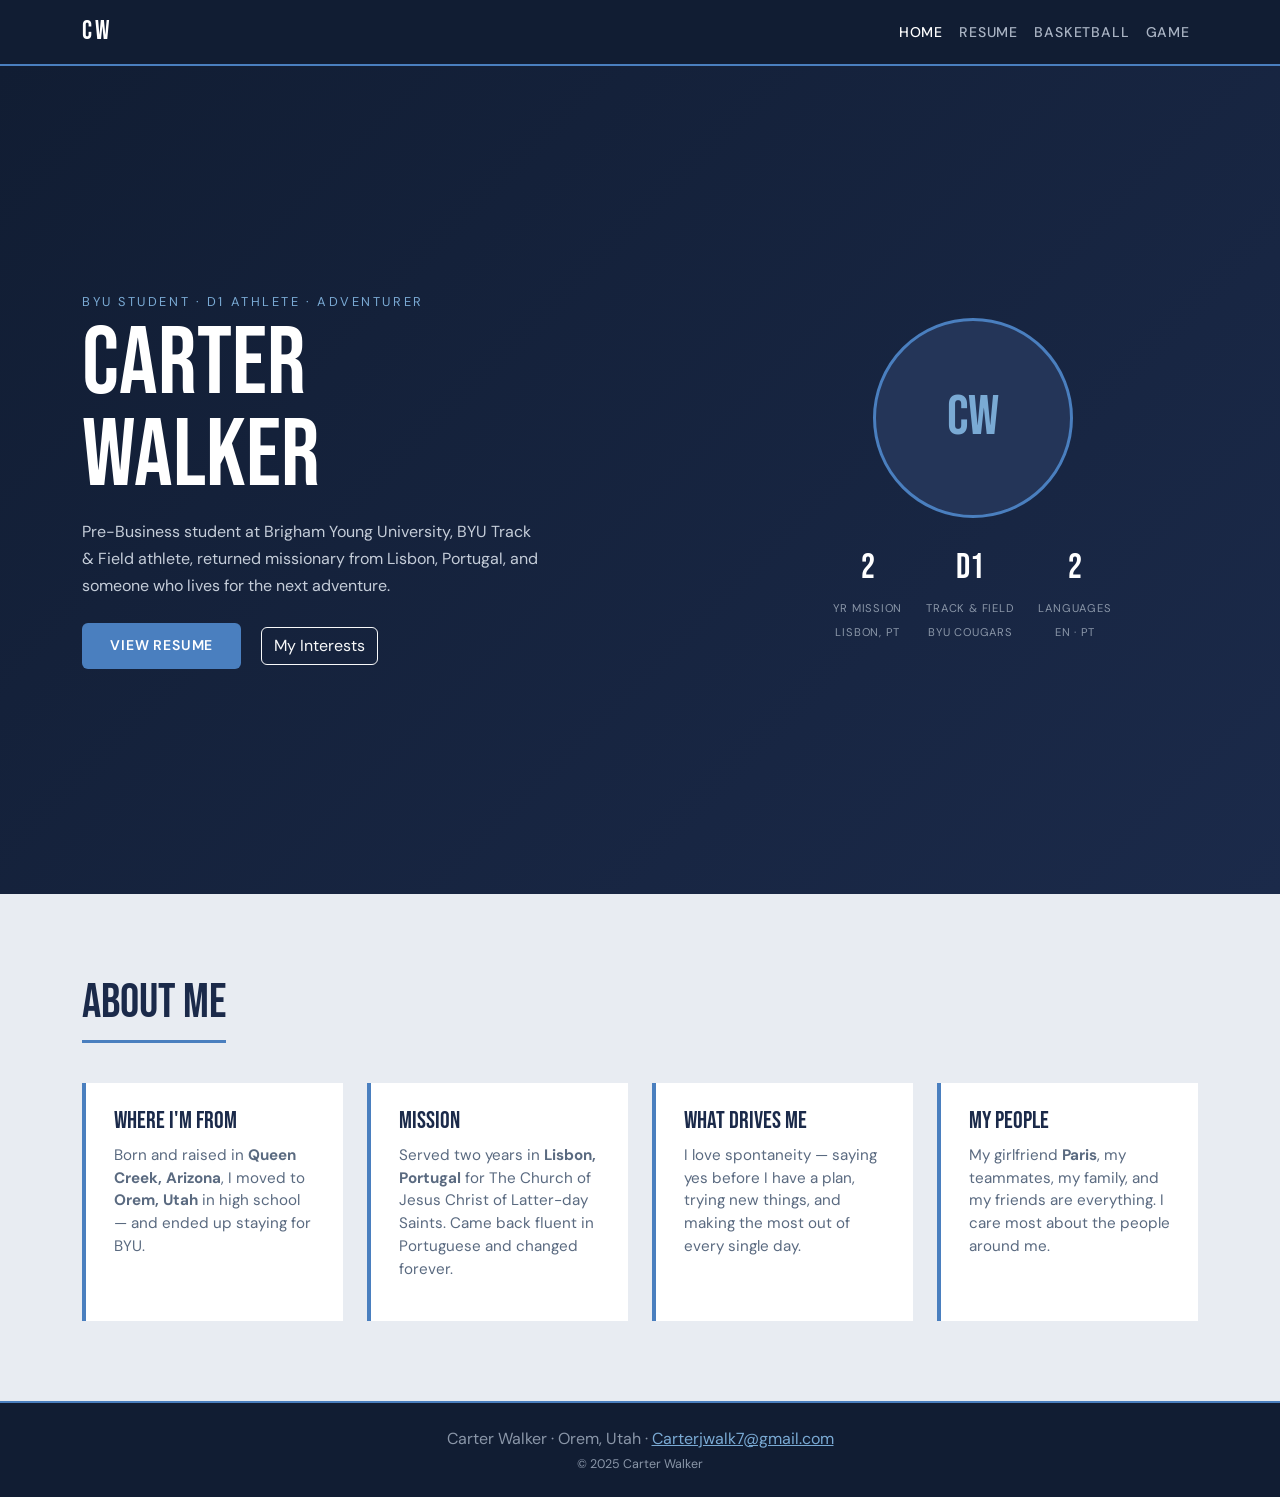
<file: index.html>
<!DOCTYPE html>
<html lang="en">
<head>
  <meta charset="UTF-8" />
  <meta name="viewport" content="width=device-width, initial-scale=1.0"/>
  <title>Carter Walker</title>
  <link href="https://cdn.jsdelivr.net/npm/bootstrap@5.3.2/dist/css/bootstrap.min.css" rel="stylesheet">
  <link href="https://fonts.googleapis.com/css2?family=Bebas+Neue&family=DM+Sans:wght@300;400;500;600&display=swap" rel="stylesheet">
  <style>
    :root {
      --navy: #1B2A4A;
      --navy-dark: #111D33;
      --accent: #4A7FBF;
      --grey-light: #E8ECF2;
    }
    body { font-family: 'DM Sans', sans-serif; }
    .navbar { background-color: var(--navy-dark) !important; border-bottom: 2px solid var(--accent); }
    .navbar-brand { font-family: 'Bebas Neue', sans-serif; font-size: 1.6rem; letter-spacing: 0.1em; color: #fff !important; }
    .nav-link { color: #aab4c4 !important; font-size: 0.88rem; letter-spacing: 0.06em; text-transform: uppercase; font-weight: 500; }
    .nav-link:hover, .nav-link.active { color: #fff !important; }

    /* HERO */
    .hero {
      background: linear-gradient(135deg, var(--navy-dark) 0%, var(--navy) 100%);
      min-height: 92vh;
      display: flex;
      align-items: center;
      color: #fff;
    }
    .hero h1 { font-family: 'Bebas Neue', sans-serif; font-size: 6rem; line-height: 0.95; }
    .hero-label { font-size: 0.8rem; letter-spacing: 0.2em; text-transform: uppercase; color: #7AAAD4; }
    .hero-bio { color: #C5CDD9; font-size: 1rem; line-height: 1.7; }
    .stat-num { font-family: 'Bebas Neue', sans-serif; font-size: 2.2rem; color: #fff; display: block; }
    .stat-label { font-size: 0.7rem; color: #8A96A8; text-transform: uppercase; letter-spacing: 0.07em; }
    .profile-circle {
      width: 200px; height: 200px; border-radius: 50%;
      background: #243558; border: 3px solid var(--accent);
      display: flex; align-items: center; justify-content: center;
      font-family: 'Bebas Neue', sans-serif; font-size: 3.5rem; color: #7AAAD4;
    }
    .btn-accent { background: var(--accent); color: #fff; border: none; padding: 12px 28px; font-weight: 600; letter-spacing: 0.06em; text-transform: uppercase; font-size: 0.88rem; }
    .btn-accent:hover { background: var(--navy); color: #fff; }

    /* ABOUT */
    .about-section { padding: 80px 0; background: var(--grey-light); }
    .about-card { background: #fff; border-left: 4px solid var(--accent); padding: 24px 28px; height: 100%; }
    .about-card h3 { font-family: 'Bebas Neue', sans-serif; font-size: 1.5rem; color: var(--navy); }
    .about-card p { color: #5A6A80; font-size: 0.95rem; }
    .section-title { font-family: 'Bebas Neue', sans-serif; font-size: 3rem; color: var(--navy); border-bottom: 3px solid var(--accent); display: inline-block; padding-bottom: 8px; margin-bottom: 40px; }

    footer { background: var(--navy-dark); color: #8A96A8; border-top: 2px solid var(--accent); }
    footer a { color: #7AAAD4; }
  </style>
</head>
<body>

  <nav class="navbar navbar-expand-lg sticky-top">
    <div class="container">
      <a class="navbar-brand" href="index.html">CW</a>
      <button class="navbar-toggler" type="button" data-bs-toggle="collapse" data-bs-target="#navMenu">
        <span class="navbar-toggler-icon"></span>
      </button>
      <div class="collapse navbar-collapse" id="navMenu">
        <ul class="navbar-nav ms-auto">
          <li class="nav-item"><a class="nav-link active" href="index.html">Home</a></li>
          <li class="nav-item"><a class="nav-link" href="resume.html">Resume</a></li>
          <li class="nav-item"><a class="nav-link" href="scratch.html">Basketball</a></li>
          <li class="nav-item"><a class="nav-link" href="game.html">Game</a></li>
        </ul>
      </div>
    </div>
  </nav>

  <!-- HERO -->
  <section class="hero">
    <div class="container">
      <div class="row align-items-center gy-5">
        <div class="col-lg-7">
          <p class="hero-label mb-2">BYU Student · D1 Athlete · Adventurer</p>
          <h1>Carter<br>Walker</h1>
          <p class="hero-bio mt-3 mb-4" style="max-width:460px;">Pre-Business student at Brigham Young University, BYU Track & Field athlete, returned missionary from Lisbon, Portugal, and someone who lives for the next adventure.</p>
          <a href="resume.html" class="btn btn-accent me-3">View Resume</a>
          <a href="scratch.html" class="btn btn-outline-light">My Interests</a>
        </div>
        <div class="col-lg-5 text-center">
          <div class="profile-circle mx-auto mb-4">CW</div>
          <div class="d-flex justify-content-center gap-4">
            <div class="text-center">
              <span class="stat-num">2</span>
              <span class="stat-label">Yr Mission<br>Lisbon, PT</span>
            </div>
            <div class="text-center">
              <span class="stat-num">D1</span>
              <span class="stat-label">Track &amp; Field<br>BYU Cougars</span>
            </div>
            <div class="text-center">
              <span class="stat-num">2</span>
              <span class="stat-label">Languages<br>EN · PT</span>
            </div>
          </div>
        </div>
      </div>
    </div>
  </section>

  <!-- ABOUT -->
  <section class="about-section">
    <div class="container">
      <h2 class="section-title">About Me</h2>
      <div class="row g-4">
        <div class="col-md-6 col-lg-3">
          <div class="about-card">
            <h3>Where I'm From</h3>
            <p>Born and raised in <strong>Queen Creek, Arizona</strong>, I moved to <strong>Orem, Utah</strong> in high school — and ended up staying for BYU.</p>
          </div>
        </div>
        <div class="col-md-6 col-lg-3">
          <div class="about-card">
            <h3>Mission</h3>
            <p>Served two years in <strong>Lisbon, Portugal</strong> for The Church of Jesus Christ of Latter-day Saints. Came back fluent in Portuguese and changed forever.</p>
          </div>
        </div>
        <div class="col-md-6 col-lg-3">
          <div class="about-card">
            <h3>What Drives Me</h3>
            <p>I love spontaneity — saying yes before I have a plan, trying new things, and making the most out of every single day.</p>
          </div>
        </div>
        <div class="col-md-6 col-lg-3">
          <div class="about-card">
            <h3>My People</h3>
            <p>My girlfriend <strong>Paris</strong>, my teammates, my family, and my friends are everything. I care most about the people around me.</p>
          </div>
        </div>
      </div>
    </div>
  </section>

  <footer class="py-4 text-center">
    <p class="mb-1">Carter Walker · Orem, Utah · <a href="mailto:Carterjwalk7@gmail.com">Carterjwalk7@gmail.com</a></p>
    <p class="mb-0" style="font-size:0.78rem;">&copy; 2025 Carter Walker</p>
  </footer>

  <script src="https://cdn.jsdelivr.net/npm/bootstrap@5.3.2/dist/js/bootstrap.bundle.min.js"></script>
</body>
</html>
</file>
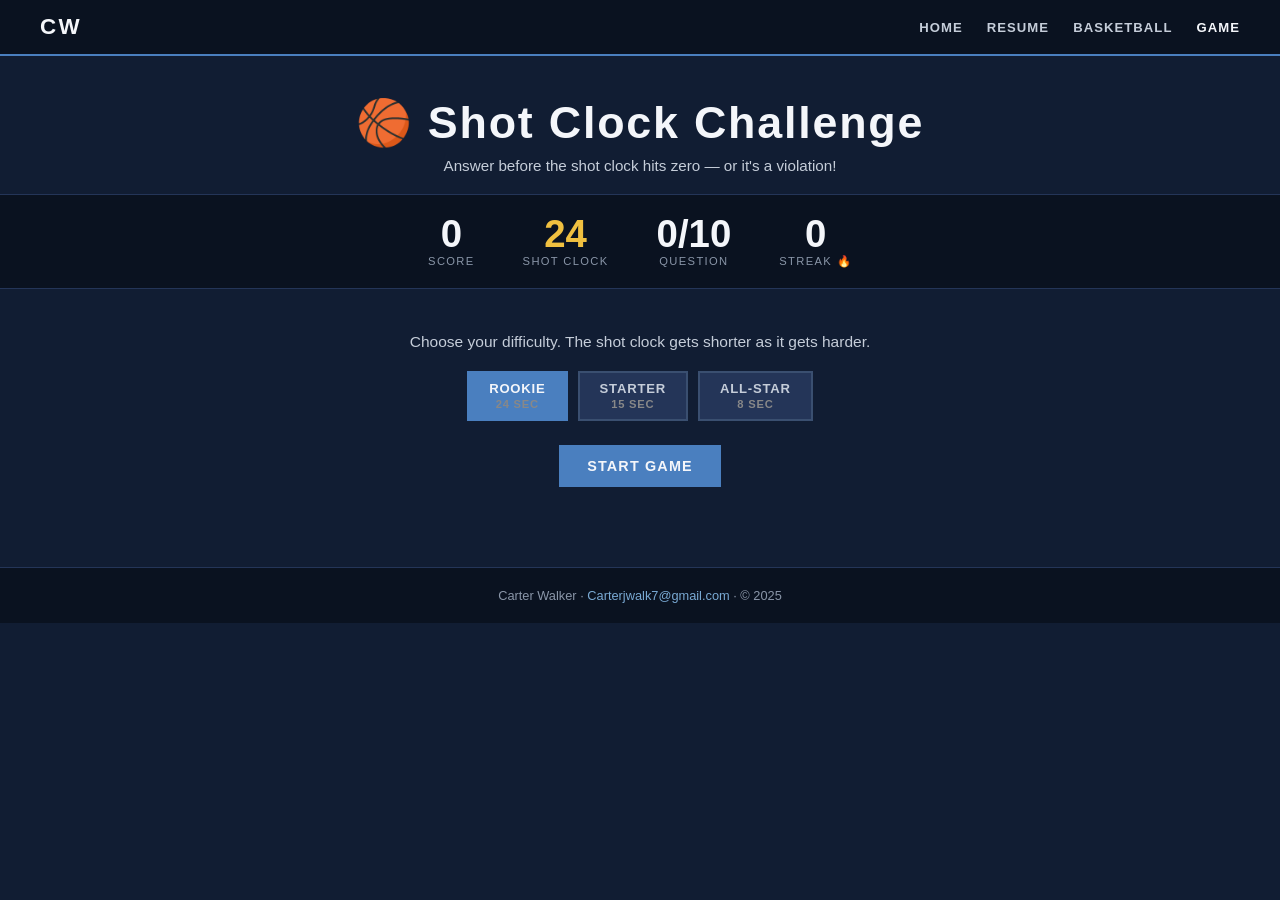
<file: game.html>
<!DOCTYPE html>
<html lang="en">
<head>
  <meta charset="UTF-8" />
  <meta name="viewport" content="width=device-width, initial-scale=1.0"/>
  <title>Shot Clock Challenge – Carter Walker</title>
  <style>
    :root {
      --navy: #1B2A4A;
      --navy-dark: #111D33;
      --accent: #4A7FBF;
      --accent-light: #7AAAD4;
      --grey-mid: #C5CDD9;
      --grey-dark: #8A96A8;
      --white: #F4F6FA;
      --green: #2e7d52;
      --red: #8b2635;
    }
    * { margin: 0; padding: 0; box-sizing: border-box; }
    body {
      font-family: 'Arial', sans-serif;
      background: var(--navy-dark);
      color: var(--white);
      min-height: 100vh;
    }

    nav {
      background: #0a1220;
      display: flex;
      align-items: center;
      justify-content: space-between;
      padding: 0 40px;
      height: 56px;
      border-bottom: 2px solid var(--accent);
    }
    .nav-brand { font-size: 1.4rem; font-weight: bold; color: var(--white); letter-spacing: 0.1em; text-decoration: none; }
    .nav-links { list-style: none; display: flex; gap: 24px; }
    .nav-links a { color: var(--grey-mid); text-decoration: none; font-size: 0.82rem; font-weight: bold; letter-spacing: 0.08em; text-transform: uppercase; }
    .nav-links a:hover, .nav-links a.active { color: var(--white); }

    .game-header {
      text-align: center;
      padding: 40px 24px 20px;
    }
    .game-header h1 { font-size: 2.8rem; font-weight: 900; letter-spacing: 0.04em; color: var(--white); }
    .game-header p { color: var(--grey-mid); font-size: 0.95rem; margin-top: 8px; }

    /* SCOREBOARD */
    .scoreboard {
      display: flex;
      justify-content: center;
      gap: 48px;
      padding: 20px;
      background: #0a1220;
      border-top: 1px solid #243558;
      border-bottom: 1px solid #243558;
      margin-bottom: 24px;
    }
    .board-item { text-align: center; }
    .board-num { font-size: 2.4rem; font-weight: 900; color: var(--white); line-height: 1; }
    .board-label { font-size: 0.7rem; letter-spacing: 0.12em; text-transform: uppercase; color: var(--grey-dark); margin-top: 2px; }
    .board-num.clock { color: #f0c040; }
    .board-num.clock.urgent { color: #e05050; animation: pulse 0.5s infinite; }
    @keyframes pulse { 0%,100% { opacity:1; } 50% { opacity:0.5; } }

    /* COURT */
    .court-area {
      max-width: 700px;
      margin: 0 auto;
      padding: 0 24px 40px;
    }

    .question-box {
      background: #1a2d4a;
      border: 2px solid var(--accent);
      padding: 28px 32px;
      text-align: center;
      margin-bottom: 20px;
      min-height: 110px;
      display: flex;
      align-items: center;
      justify-content: center;
    }

    #question-text {
      font-size: 1.35rem;
      font-weight: bold;
      line-height: 1.4;
      color: var(--white);
    }

    .options-grid {
      display: grid;
      grid-template-columns: 1fr 1fr;
      gap: 12px;
      margin-bottom: 20px;
    }

    .opt-btn {
      background: #243558;
      color: var(--white);
      border: 2px solid #3a4f70;
      padding: 16px 12px;
      font-size: 0.95rem;
      font-weight: 600;
      cursor: pointer;
      transition: all 0.15s;
      text-align: center;
    }
    .opt-btn:hover:not(:disabled) { background: var(--accent); border-color: var(--accent); }
    .opt-btn.correct { background: var(--green); border-color: var(--green); }
    .opt-btn.wrong { background: var(--red); border-color: var(--red); }
    .opt-btn:disabled { cursor: default; }

    #feedback {
      text-align: center;
      font-size: 1rem;
      font-weight: bold;
      min-height: 28px;
      margin-bottom: 16px;
      color: var(--grey-mid);
    }

    .action-row {
      display: flex;
      gap: 12px;
      justify-content: center;
    }

    .game-btn {
      background: var(--accent);
      color: var(--white);
      border: none;
      padding: 13px 28px;
      font-size: 0.9rem;
      font-weight: bold;
      letter-spacing: 0.08em;
      text-transform: uppercase;
      cursor: pointer;
      transition: background 0.2s;
    }
    .game-btn:hover { background: #3a6ea8; }
    .game-btn.secondary { background: #243558; }
    .game-btn.secondary:hover { background: #3a4f70; }

    /* STREAK */
    .streak-bar {
      display: flex;
      gap: 6px;
      justify-content: center;
      margin-bottom: 20px;
      flex-wrap: wrap;
    }
    .streak-dot {
      width: 14px; height: 14px; border-radius: 50%;
      background: #243558; border: 2px solid #3a4f70;
      transition: all 0.2s;
    }
    .streak-dot.hit { background: var(--green); border-color: var(--green); }
    .streak-dot.miss { background: var(--red); border-color: var(--red); }

    /* END SCREEN */
    #end-screen {
      display: none;
      text-align: center;
      padding: 40px 24px;
      max-width: 500px;
      margin: 0 auto;
    }
    #end-screen h2 { font-size: 2.5rem; font-weight: 900; margin-bottom: 12px; }
    #end-screen .final-score { font-size: 4rem; font-weight: 900; color: var(--accent-light); line-height: 1; margin: 16px 0; }
    #end-screen .grade { font-size: 1.1rem; color: var(--grey-mid); margin-bottom: 28px; }

    /* LEVEL BADGE */
    .level-badge {
      display: inline-block;
      background: var(--accent);
      color: var(--white);
      padding: 3px 10px;
      font-size: 0.72rem;
      font-weight: bold;
      letter-spacing: 0.1em;
      text-transform: uppercase;
      margin-bottom: 6px;
    }

    /* Difficulty selector */
    .diff-select {
      display: flex;
      gap: 10px;
      justify-content: center;
      margin: 16px 0 24px;
    }
    .diff-btn {
      background: #243558;
      color: var(--grey-mid);
      border: 2px solid #3a4f70;
      padding: 8px 20px;
      font-size: 0.82rem;
      font-weight: bold;
      letter-spacing: 0.06em;
      text-transform: uppercase;
      cursor: pointer;
    }
    .diff-btn.selected { background: var(--accent); color: var(--white); border-color: var(--accent); }

    footer {
      background: #0a1220;
      color: var(--grey-dark);
      text-align: center;
      padding: 20px;
      font-size: 0.8rem;
      border-top: 1px solid #243558;
      margin-top: 40px;
    }
    footer a { color: var(--accent-light); text-decoration: none; }
  </style>
</head>
<body>

  <nav>
    <a class="nav-brand" href="index.html">CW</a>
    <ul class="nav-links">
      <li><a href="index.html">Home</a></li>
      <li><a href="resume.html">Resume</a></li>
      <li><a href="scratch.html">Basketball</a></li>
      <li><a href="game.html" class="active">Game</a></li>
    </ul>
  </nav>

  <div class="game-header">
    <h1>🏀 Shot Clock Challenge</h1>
    <p>Answer before the shot clock hits zero — or it's a violation!</p>
  </div>

  <!-- SCOREBOARD -->
  <div class="scoreboard">
    <div class="board-item">
      <div class="board-num" id="score-display">0</div>
      <div class="board-label">Score</div>
    </div>
    <div class="board-item">
      <div class="board-num clock" id="clock-display">24</div>
      <div class="board-label">Shot Clock</div>
    </div>
    <div class="board-item">
      <div class="board-num" id="q-display">0/10</div>
      <div class="board-label">Question</div>
    </div>
    <div class="board-item">
      <div class="board-num" id="streak-display">0</div>
      <div class="board-label">Streak 🔥</div>
    </div>
  </div>

  <!-- START SCREEN -->
  <div id="start-screen" class="court-area" style="text-align:center; padding-top:20px;">
    <p style="color:var(--grey-mid); margin-bottom:20px; font-size:0.97rem;">Choose your difficulty. The shot clock gets shorter as it gets harder.</p>
    <div class="diff-select">
      <button class="diff-btn selected" onclick="setDiff('rookie', this)">Rookie <br><span style="font-size:0.7rem; color:#888;">24 sec</span></button>
      <button class="diff-btn" onclick="setDiff('starter', this)">Starter <br><span style="font-size:0.7rem; color:#888;">15 sec</span></button>
      <button class="diff-btn" onclick="setDiff('allstar', this)">All-Star <br><span style="font-size:0.7rem; color:#888;">8 sec</span></button>
    </div>
    <button class="game-btn" onclick="startGame()">Start Game</button>
  </div>

  <!-- GAME SCREEN -->
  <div id="game-screen" class="court-area" style="display:none;">
    <div class="streak-bar" id="streak-bar"></div>
    <div class="question-box">
      <div id="question-text">Loading...</div>
    </div>
    <div class="options-grid" id="options-grid"></div>
    <div id="feedback"></div>
    <div class="action-row">
      <button class="game-btn secondary" id="next-btn" onclick="nextQ()" style="display:none;">Next Possession →</button>
    </div>
  </div>

  <!-- END SCREEN -->
  <div id="end-screen">
    <h2>Final Buzzer!</h2>
    <div class="final-score" id="final-score">0</div>
    <div class="grade" id="final-grade"></div>
    <button class="game-btn" onclick="resetGame()">Play Again</button>
  </div>

  <footer>
    <p>Carter Walker · <a href="mailto:Carterjwalk7@gmail.com">Carterjwalk7@gmail.com</a> · &copy; 2025</p>
  </footer>

  <script>
    const ALL_QUESTIONS = [
      { q: "How many points is a shot behind the arc worth?", opts: ["1","2","3","4"], a: "3" },
      { q: "How many players per team are on the court at once?", opts: ["4","5","6","7"], a: "5" },
      { q: "Who holds the NBA record for most points in a single game?", opts: ["Kobe Bryant","Michael Jordan","LeBron James","Wilt Chamberlain"], a: "Wilt Chamberlain" },
      { q: "How long is the NBA shot clock?", opts: ["24 sec","30 sec","20 sec","35 sec"], a: "24 sec" },
      { q: "What city do the Utah Jazz play in?", opts: ["Denver","Las Vegas","Salt Lake City","Provo"], a: "Salt Lake City" },
      { q: "How tall is an NBA basketball hoop?", opts: ["9 ft","10 ft","11 ft","8.5 ft"], a: "10 ft" },
      { q: "How many fouls before a player fouls out in the NBA?", opts: ["4","5","6","7"], a: "6" },
      { q: "Which team has the most NBA championships?", opts: ["LA Lakers","Chicago Bulls","Boston Celtics","Golden State Warriors"], a: "Boston Celtics" },
      { q: "How many seconds does a team have to advance past half court in the NBA?", opts: ["5","8","10","12"], a: "8" },
      { q: "What does MVP stand for?", opts: ["Most Valuable Player","Most Versatile Player","Most Visible Player","Most Voted Player"], a: "Most Valuable Player" },
      { q: "Who won the 2023 NBA championship?", opts: ["Golden State Warriors","Miami Heat","Denver Nuggets","Boston Celtics"], a: "Denver Nuggets" },
      { q: "What is a 'double-double' in basketball?", opts: ["Scoring 20+ pts twice","Two players with 10+ in a stat","10+ in two different stat categories","Two consecutive dunks"], a: "10+ in two different stat categories" },
      { q: "How many regulation quarters are in an NBA game?", opts: ["3","4","5","2"], a: "4" },
      { q: "Which player is known as 'The Greek Freak'?", opts: ["Nikola Jokic","Joel Embiid","Luka Doncic","Giannis Antetokounmpo"], a: "Giannis Antetokounmpo" },
      { q: "How long is each quarter in an NBA game?", opts: ["10 min","12 min","15 min","8 min"], a: "12 min" },
    ];

    let difficulty = 'rookie';
    let clockTime = 24;
    let questions = [];
    let current = 0;
    let score = 0;
    let streak = 0;
    let timer = null;
    let timeLeft = 24;
    let answered = false;
    let results = [];

    function setDiff(d, btn) {
      difficulty = d;
      document.querySelectorAll('.diff-btn').forEach(b => b.classList.remove('selected'));
      btn.classList.add('selected');
      clockTime = d === 'rookie' ? 24 : d === 'starter' ? 15 : 8;
    }

    function shuffle(arr) { return [...arr].sort(() => Math.random() - 0.5); }

    function startGame() {
      questions = shuffle(ALL_QUESTIONS).slice(0, 10);
      current = 0; score = 0; streak = 0; results = [];
      document.getElementById('start-screen').style.display = 'none';
      document.getElementById('end-screen').style.display = 'none';
      document.getElementById('game-screen').style.display = 'block';
      buildStreakBar();
      showQuestion();
    }

    function buildStreakBar() {
      const bar = document.getElementById('streak-bar');
      bar.innerHTML = '';
      for (let i = 0; i < 10; i++) {
        const d = document.createElement('div');
        d.className = 'streak-dot';
        d.id = `dot-${i}`;
        bar.appendChild(d);
      }
    }

    function showQuestion() {
      answered = false;
      const q = questions[current];
      document.getElementById('question-text').textContent = `Q${current+1}: ${q.q}`;
      document.getElementById('q-display').textContent = `${current+1}/10`;
      document.getElementById('feedback').textContent = '';
      document.getElementById('next-btn').style.display = 'none';

      const grid = document.getElementById('options-grid');
      grid.innerHTML = '';
      shuffle(q.opts).forEach(opt => {
        const btn = document.createElement('button');
        btn.className = 'opt-btn';
        btn.textContent = opt;
        btn.onclick = () => pick(opt, btn);
        grid.appendChild(btn);
      });

      startClock();
    }

    function startClock() {
      clearInterval(timer);
      timeLeft = clockTime;
      updateClock();
      timer = setInterval(() => {
        timeLeft--;
        updateClock();
        if (timeLeft <= 0) {
          clearInterval(timer);
          timeExpired();
        }
      }, 1000);
    }

    function updateClock() {
      const el = document.getElementById('clock-display');
      el.textContent = timeLeft;
      el.className = 'board-num clock' + (timeLeft <= 5 ? ' urgent' : '');
    }

    function timeExpired() {
      if (answered) return;
      answered = true;
      const correct = questions[current].a;
      document.querySelectorAll('.opt-btn').forEach(b => {
        b.disabled = true;
        if (b.textContent === correct) b.classList.add('correct');
      });
      document.getElementById('feedback').textContent = `⏰ Shot clock violation! Answer was: ${correct}`;
      document.getElementById('feedback').style.color = '#e07070';
      streak = 0;
      results.push(false);
      document.getElementById(`dot-${current}`).classList.add('miss');
      updateStreak();
      document.getElementById('next-btn').style.display = 'inline-block';
    }

    function pick(selected, btn) {
      if (answered) return;
      answered = true;
      clearInterval(timer);

      const correct = questions[current].a;
      document.querySelectorAll('.opt-btn').forEach(b => {
        b.disabled = true;
        if (b.textContent === correct) b.classList.add('correct');
      });

      const timeBonus = Math.ceil(timeLeft / clockTime * 3);

      if (selected === correct) {
        const pts = 2 + timeBonus;
        score += pts;
        streak++;
        results.push(true);
        document.getElementById(`dot-${current}`).classList.add('hit');
        document.getElementById('feedback').textContent = `✓ Bucket! +${pts} pts (${timeBonus > 1 ? 'speed bonus!' : ''})`;
        document.getElementById('feedback').style.color = '#4caf81';
      } else {
        btn.classList.add('wrong');
        streak = 0;
        results.push(false);
        document.getElementById(`dot-${current}`).classList.add('miss');
        document.getElementById('feedback').textContent = `✗ Blocked. Answer: ${correct}`;
        document.getElementById('feedback').style.color = '#e07070';
      }

      document.getElementById('score-display').textContent = score;
      updateStreak();
      document.getElementById('next-btn').style.display = 'inline-block';
    }

    function updateStreak() {
      document.getElementById('streak-display').textContent = streak;
    }

    function nextQ() {
      current++;
      if (current >= 10) { endGame(); return; }
      showQuestion();
    }

    function endGame() {
      clearInterval(timer);
      document.getElementById('game-screen').style.display = 'none';
      document.getElementById('end-screen').style.display = 'block';
      document.getElementById('final-score').textContent = score;
      const hits = results.filter(Boolean).length;
      let grade = '';
      if (hits >= 9) grade = "🏆 Hall of Famer. Absolutely legendary.";
      else if (hits >= 7) grade = "⭐ All-Star level. Respect.";
      else if (hits >= 5) grade = "👍 Solid starter. Keep grinding.";
      else if (hits >= 3) grade = "📚 Bench player. More film study needed.";
      else grade = "😬 DNP – Did Not Perform. Go watch some games.";
      document.getElementById('final-grade').textContent = `${hits}/10 correct — ${grade}`;
    }

    function resetGame() {
      document.getElementById('end-screen').style.display = 'none';
      document.getElementById('start-screen').style.display = 'block';
      document.getElementById('score-display').textContent = '0';
      document.getElementById('clock-display').textContent = clockTime;
      document.getElementById('q-display').textContent = '0/10';
      document.getElementById('streak-display').textContent = '0';
    }
  </script>

</body>
</html>
</file>
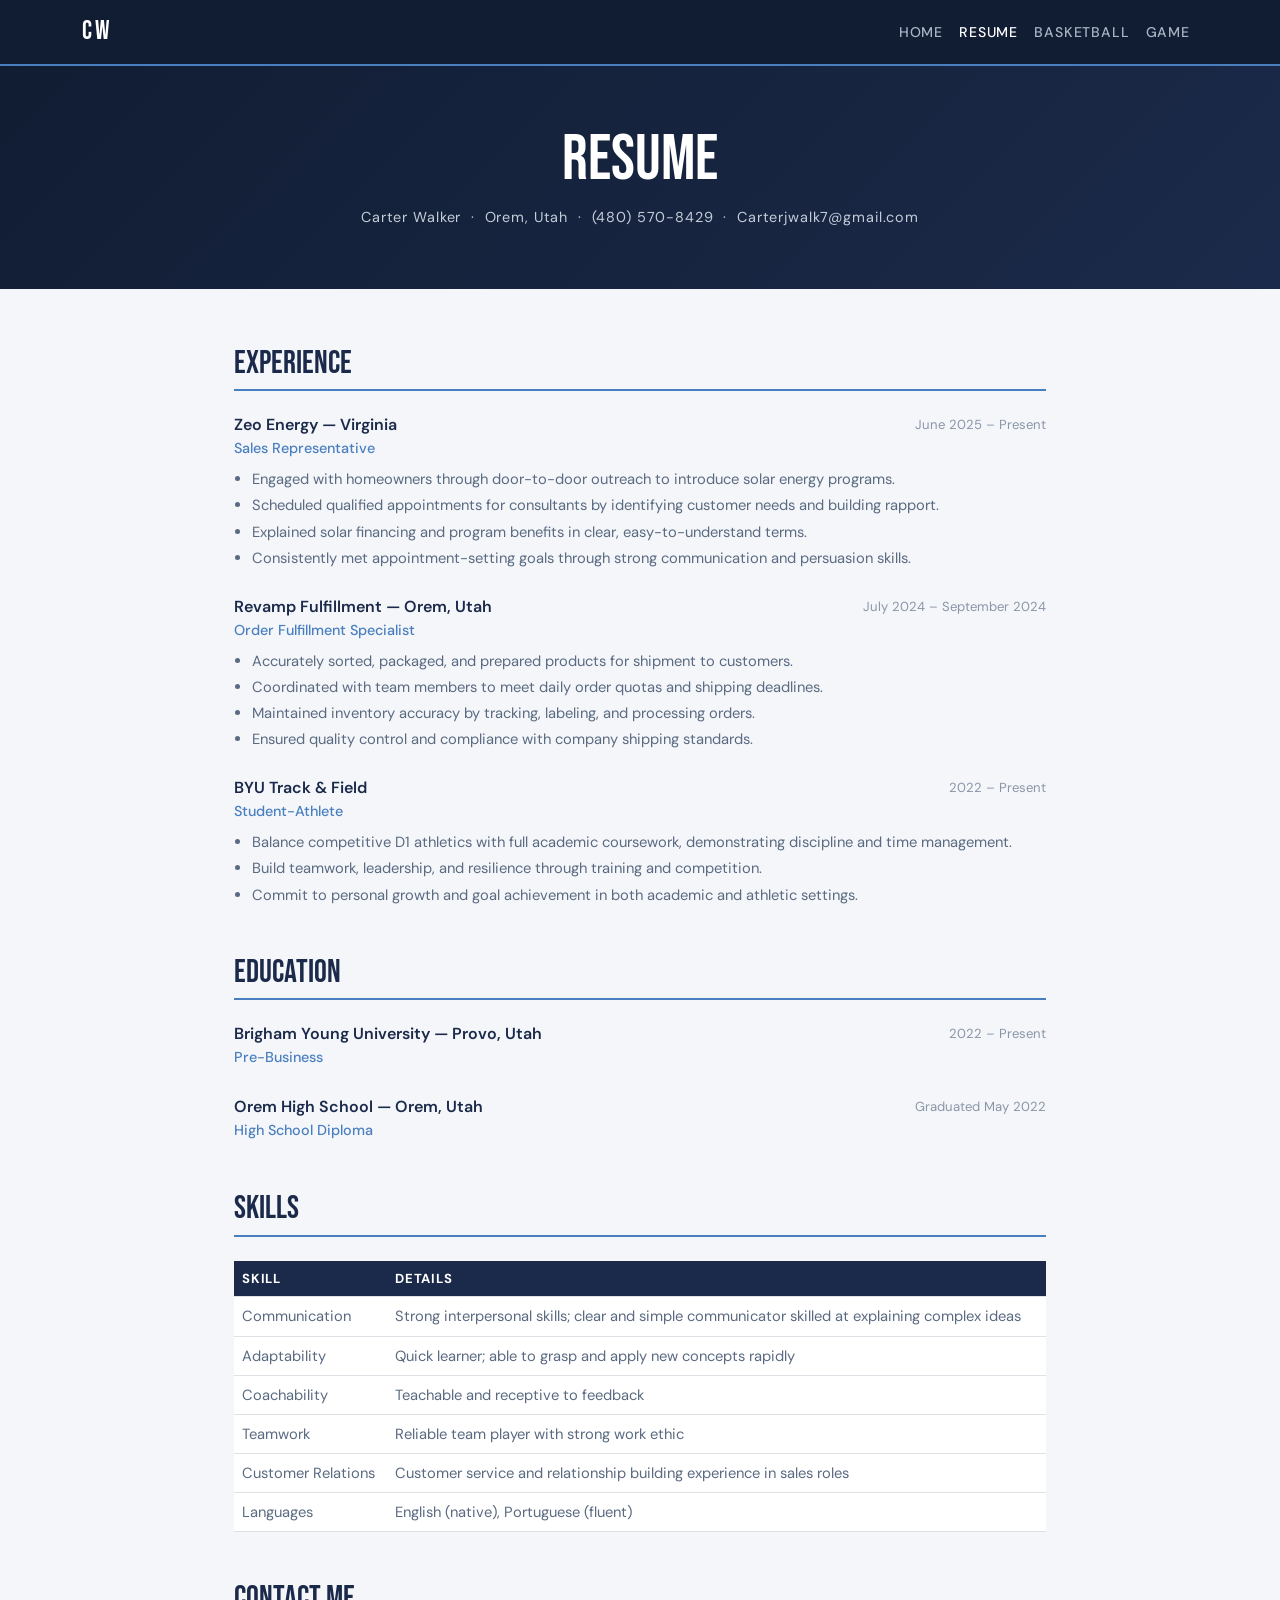
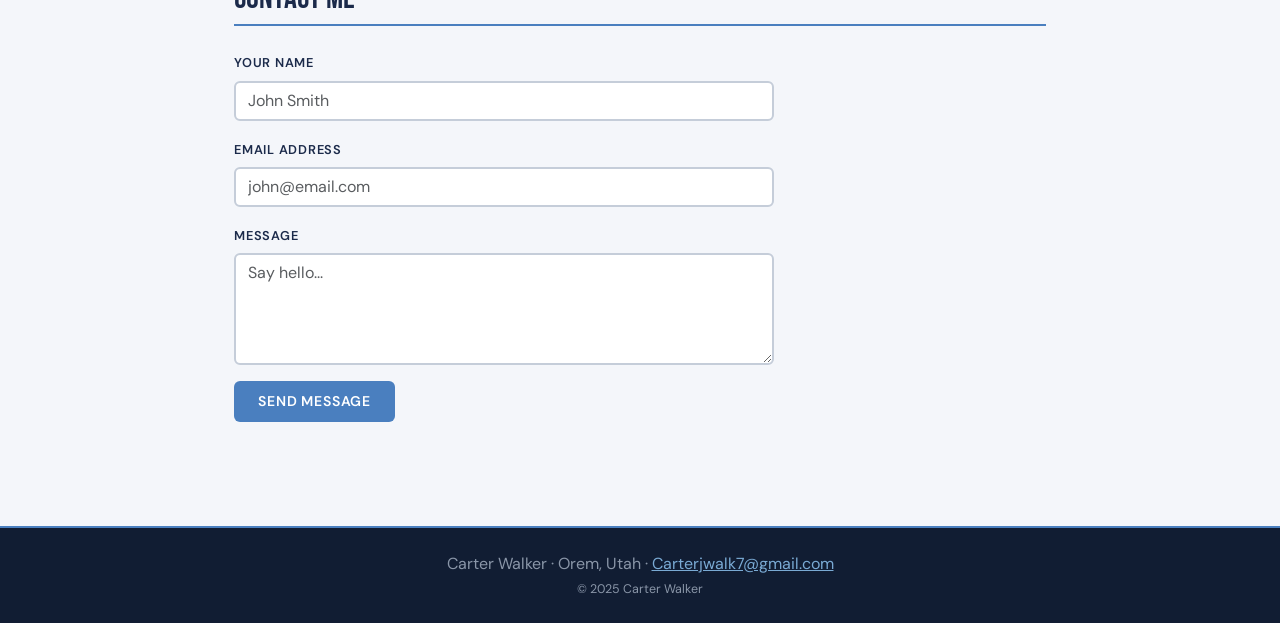
<file: resume.html>
<!DOCTYPE html>
<html lang="en">
<head>
  <meta charset="UTF-8" />
  <meta name="viewport" content="width=device-width, initial-scale=1.0"/>
  <title>Resume – Carter Walker</title>
  <link href="https://cdn.jsdelivr.net/npm/bootstrap@5.3.2/dist/css/bootstrap.min.css" rel="stylesheet">
  <link href="https://fonts.googleapis.com/css2?family=Bebas+Neue&family=DM+Sans:wght@300;400;500;600&display=swap" rel="stylesheet">
  <style>
    :root { --navy: #1B2A4A; --navy-dark: #111D33; --accent: #4A7FBF; --grey-light: #E8ECF2; }
    body { font-family: 'DM Sans', sans-serif; background: #F4F6FA; }
    .navbar { background-color: var(--navy-dark) !important; border-bottom: 2px solid var(--accent); }
    .navbar-brand { font-family: 'Bebas Neue', sans-serif; font-size: 1.6rem; letter-spacing: 0.1em; color: #fff !important; }
    .nav-link { color: #aab4c4 !important; font-size: 0.88rem; letter-spacing: 0.06em; text-transform: uppercase; font-weight: 500; }
    .nav-link:hover, .nav-link.active { color: #fff !important; }

    .page-header { background: linear-gradient(135deg, #111D33, #1B2A4A); color: #fff; padding: 56px 0 44px; text-align: center; }
    .page-header h1 { font-family: 'Bebas Neue', sans-serif; font-size: 4rem; }
    .page-header p { color: #C5CDD9; font-size: 0.9rem; letter-spacing: 0.06em; }

    .resume-wrap { max-width: 860px; margin: 0 auto; padding: 56px 24px; }
    .section-head { font-family: 'Bebas Neue', sans-serif; font-size: 2rem; color: var(--navy); border-bottom: 2px solid var(--accent); padding-bottom: 6px; margin-bottom: 24px; }

    .resume-item { margin-bottom: 28px; }
    .resume-item h3 { font-size: 1rem; font-weight: 600; color: var(--navy); margin-bottom: 2px; }
    .resume-item .role { font-size: 0.9rem; color: var(--accent); font-weight: 500; }
    .resume-item .date { font-size: 0.82rem; color: #8A96A8; }
    .resume-item ul { padding-left: 18px; margin-top: 8px; }
    .resume-item ul li { font-size: 0.92rem; color: #5A6A80; margin-bottom: 4px; }

    .skills-table th { background: var(--navy); color: #fff; font-size: 0.82rem; letter-spacing: 0.06em; text-transform: uppercase; }
    .skills-table td { color: #5A6A80; font-size: 0.92rem; }
    .skills-table tr:nth-child(even) { background: var(--grey-light); }

    .contact-form label { font-size: 0.8rem; font-weight: 600; letter-spacing: 0.06em; text-transform: uppercase; color: var(--navy); }
    .contact-form .form-control { border: 2px solid #C5CDD9; font-family: 'DM Sans', sans-serif; }
    .contact-form .form-control:focus { border-color: var(--accent); box-shadow: none; }
    .btn-accent { background: var(--accent); color: #fff; border: none; padding: 10px 24px; font-weight: 600; letter-spacing: 0.06em; text-transform: uppercase; font-size: 0.88rem; }
    .btn-accent:hover { background: var(--navy); color: #fff; }

    footer { background: var(--navy-dark); color: #8A96A8; border-top: 2px solid var(--accent); }
    footer a { color: #7AAAD4; }
  </style>
</head>
<body>

  <nav class="navbar navbar-expand-lg sticky-top">
    <div class="container">
      <a class="navbar-brand" href="index.html">CW</a>
      <button class="navbar-toggler" type="button" data-bs-toggle="collapse" data-bs-target="#navMenu">
        <span class="navbar-toggler-icon"></span>
      </button>
      <div class="collapse navbar-collapse" id="navMenu">
        <ul class="navbar-nav ms-auto">
          <li class="nav-item"><a class="nav-link" href="index.html">Home</a></li>
          <li class="nav-item"><a class="nav-link active" href="resume.html">Resume</a></li>
          <li class="nav-item"><a class="nav-link" href="scratch.html">Basketball</a></li>
          <li class="nav-item"><a class="nav-link" href="game.html">Game</a></li>
        </ul>
      </div>
    </div>
  </nav>

  <div class="page-header">
    <h1>Resume</h1>
    <p>Carter Walker &nbsp;·&nbsp; Orem, Utah &nbsp;·&nbsp; (480) 570-8429 &nbsp;·&nbsp; Carterjwalk7@gmail.com</p>
  </div>

  <div class="resume-wrap">

    <!-- EXPERIENCE -->
    <div class="mb-5">
      <h2 class="section-head">Experience</h2>

      <div class="resume-item">
        <div class="d-flex justify-content-between flex-wrap">
          <div>
            <h3>Zeo Energy &mdash; Virginia</h3>
            <span class="role">Sales Representative</span>
          </div>
          <span class="date">June 2025 – Present</span>
        </div>
        <ul>
          <li>Engaged with homeowners through door-to-door outreach to introduce solar energy programs.</li>
          <li>Scheduled qualified appointments for consultants by identifying customer needs and building rapport.</li>
          <li>Explained solar financing and program benefits in clear, easy-to-understand terms.</li>
          <li>Consistently met appointment-setting goals through strong communication and persuasion skills.</li>
        </ul>
      </div>

      <div class="resume-item">
        <div class="d-flex justify-content-between flex-wrap">
          <div>
            <h3>Revamp Fulfillment &mdash; Orem, Utah</h3>
            <span class="role">Order Fulfillment Specialist</span>
          </div>
          <span class="date">July 2024 – September 2024</span>
        </div>
        <ul>
          <li>Accurately sorted, packaged, and prepared products for shipment to customers.</li>
          <li>Coordinated with team members to meet daily order quotas and shipping deadlines.</li>
          <li>Maintained inventory accuracy by tracking, labeling, and processing orders.</li>
          <li>Ensured quality control and compliance with company shipping standards.</li>
        </ul>
      </div>

      <div class="resume-item">
        <div class="d-flex justify-content-between flex-wrap">
          <div>
            <h3>BYU Track &amp; Field</h3>
            <span class="role">Student-Athlete</span>
          </div>
          <span class="date">2022 – Present</span>
        </div>
        <ul>
          <li>Balance competitive D1 athletics with full academic coursework, demonstrating discipline and time management.</li>
          <li>Build teamwork, leadership, and resilience through training and competition.</li>
          <li>Commit to personal growth and goal achievement in both academic and athletic settings.</li>
        </ul>
      </div>
    </div>

    <!-- EDUCATION -->
    <div class="mb-5">
      <h2 class="section-head">Education</h2>
      <div class="resume-item">
        <div class="d-flex justify-content-between flex-wrap">
          <div>
            <h3>Brigham Young University &mdash; Provo, Utah</h3>
            <span class="role">Pre-Business</span>
          </div>
          <span class="date">2022 – Present</span>
        </div>
      </div>
      <div class="resume-item">
        <div class="d-flex justify-content-between flex-wrap">
          <div>
            <h3>Orem High School &mdash; Orem, Utah</h3>
            <span class="role">High School Diploma</span>
          </div>
          <span class="date">Graduated May 2022</span>
        </div>
      </div>
    </div>

    <!-- SKILLS -->
    <div class="mb-5">
      <h2 class="section-head">Skills</h2>
      <table class="table skills-table">
        <thead>
          <tr>
            <th>Skill</th>
            <th>Details</th>
          </tr>
        </thead>
        <tbody>
          <tr><td>Communication</td><td>Strong interpersonal skills; clear and simple communicator skilled at explaining complex ideas</td></tr>
          <tr><td>Adaptability</td><td>Quick learner; able to grasp and apply new concepts rapidly</td></tr>
          <tr><td>Coachability</td><td>Teachable and receptive to feedback</td></tr>
          <tr><td>Teamwork</td><td>Reliable team player with strong work ethic</td></tr>
          <tr><td>Customer Relations</td><td>Customer service and relationship building experience in sales roles</td></tr>
          <tr><td>Languages</td><td>English (native), Portuguese (fluent)</td></tr>
        </tbody>
      </table>
    </div>

    <!-- CONTACT -->
    <div class="mb-5">
      <h2 class="section-head">Contact Me</h2>
      <form class="contact-form" style="max-width:540px;" onsubmit="handleSubmit(event)">
        <div class="mb-3">
          <label class="form-label">Your Name</label>
          <input type="text" class="form-control" placeholder="John Smith" required />
        </div>
        <div class="mb-3">
          <label class="form-label">Email Address</label>
          <input type="email" class="form-control" placeholder="john@email.com" required />
        </div>
        <div class="mb-3">
          <label class="form-label">Message</label>
          <textarea class="form-control" rows="4" placeholder="Say hello..." required></textarea>
        </div>
        <button type="submit" class="btn btn-accent">Send Message</button>
        <p id="form-msg" class="mt-2 text-success" style="display:none;">Message sent! I'll be in touch.</p>
      </form>
    </div>

  </div>

  <footer class="py-4 text-center">
    <p class="mb-1">Carter Walker · Orem, Utah · <a href="mailto:Carterjwalk7@gmail.com">Carterjwalk7@gmail.com</a></p>
    <p class="mb-0" style="font-size:0.78rem;">&copy; 2025 Carter Walker</p>
  </footer>

  <script src="https://cdn.jsdelivr.net/npm/bootstrap@5.3.2/dist/js/bootstrap.bundle.min.js"></script>
  <script>
    function handleSubmit(e) {
      e.preventDefault();
      document.getElementById('form-msg').style.display = 'block';
      e.target.reset();
    }
  </script>
</body>
</html>
</file>
